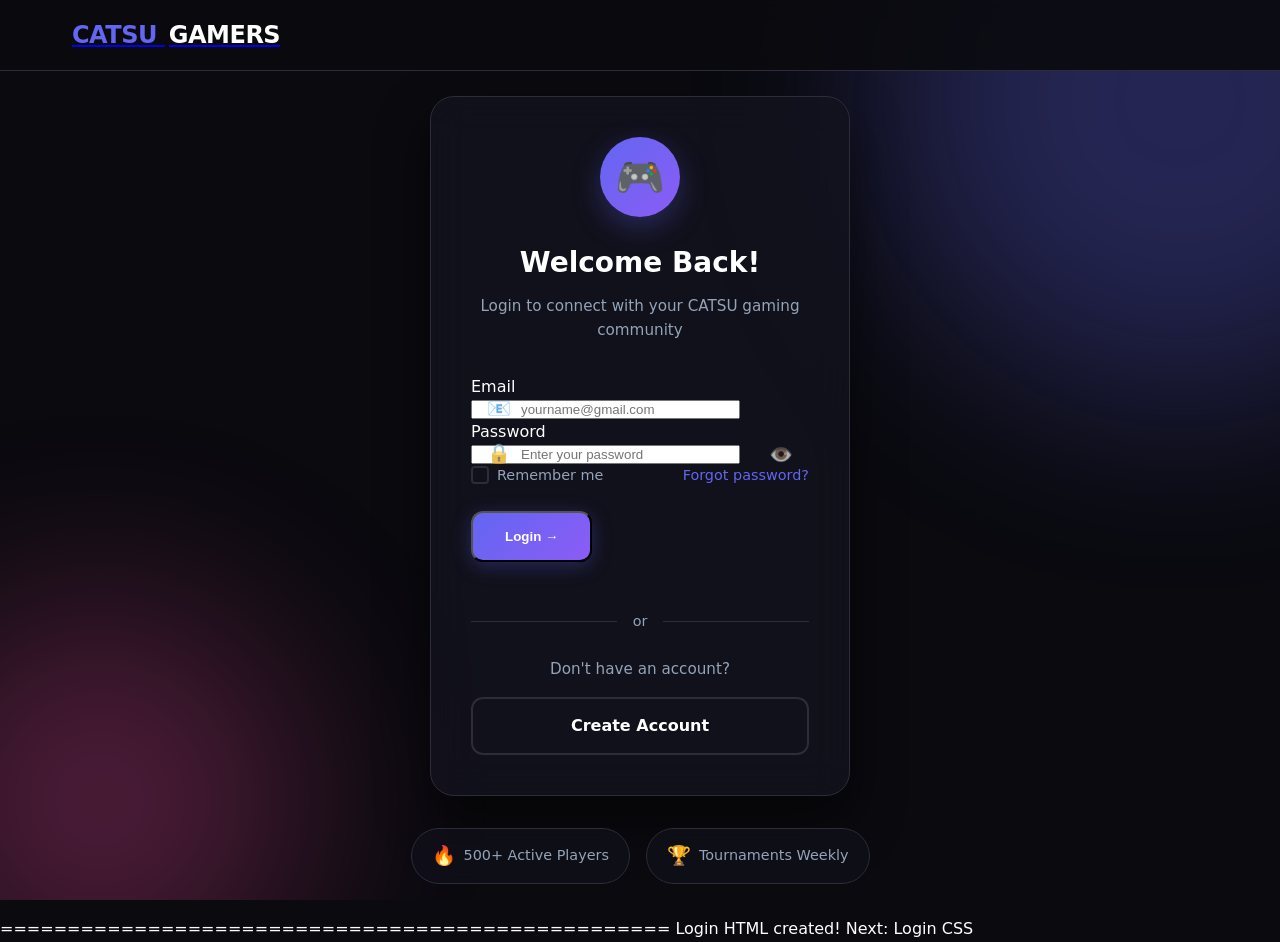
<file: admin.html>
<!DOCTYPE html>
<html lang="en">
<head>
    <meta charset="UTF-8">
    <meta name="viewport" content="width=device-width, initial-scale=1.0">
    <title>Admin Dashboard - CATSU Gamers</title>
    <link rel="stylesheet" href="css/style.css">
    <link rel="stylesheet" href="css/admin.css">
</head>
<body>
    <!-- Admin Nav -->
    <nav class="navbar admin-nav">
        <div class="nav-container">
            <a href="feed.html" class="logo">
                <span class="logo-catsu">CATSU</span>
                <span class="logo-hub">ADMIN</span>
            </a>
            <div class="nav-links">
                <span class="admin-badge">👨‍💼 Admin Mode</span>
                <button id="logoutBtn" class="btn-logout">Logout</button>
            </div>
        </div>
    </nav>

    <div class="admin-container">
        <!-- Sidebar -->
        <aside class="admin-sidebar">
            <div class="admin-profile">
                <div class="admin-avatar">👨‍💼</div>
                <h3 id="adminName">Admin</h3>
                <p>Moderator</p>
            </div>

            <nav class="admin-menu">
                <a href="#pending" class="menu-item active" data-tab="pending">
                    <span class="menu-icon">⏳</span>
                    <span>Pending Verifications</span>
                    <span class="badge" id="pendingCount">0</span>
                </a>
                <a href="#verified" class="menu-item" data-tab="verified">
                    <span class="menu-icon">✅</span>
                    <span>Verified Students</span>
                    <span class="badge" id="verifiedCount">0</span>
                </a>
                <a href="#posts" class="menu-item" data-tab="posts">
                    <span class="menu-icon">📝</span>
                    <span>All Posts</span>
                    <span class="badge" id="postsCount">0</span>
                </a>
                <a href="#reports" class="menu-item" data-tab="reports">
                    <span class="menu-icon">🚨</span>
                    <span>Reports</span>
                    <span class="badge" id="reportsCount">0</span>
                </a>
            </nav>

            <div class="admin-stats">
                <div class="stat-box">
                    <span class="stat-number" id="totalUsers">0</span>
                    <span class="stat-label">Total Users</span>
                </div>
                <div class="stat-box">
                    <span class="stat-number" id="todaySignups">0</span>
                    <span class="stat-label">Today</span>
                </div>
            </div>
        </aside>

        <!-- Main Content -->
        <main class="admin-main">
            <!-- Pending Verifications Tab -->
            <div class="tab-content active" id="pendingTab">
                <div class="tab-header">
                    <h2>⏳ Pending Verifications</h2>
                    <p>Review student ID submissions and approve accounts</p>
                </div>

                <div class="verification-queue" id="verificationQueue">
                    <!-- Empty State -->
                    <div class="empty-state" id="emptyPending">
                        <div class="empty-icon">🎉</div>
                        <h3>All caught up!</h3>
                        <p>No pending verifications at the moment.</p>
                    </div>

                    <!-- Verification Cards Container -->
                    <div class="verification-list" id="verificationList"></div>
                </div>
            </div>

            <!-- Verified Students Tab -->
            <div class="tab-content" id="verifiedTab">
                <div class="tab-header">
                    <h2>✅ Verified Students</h2>
                    <p>All approved CATSU students</p>
                </div>

                <div class="students-table-container">
                    <table class="students-table">
                        <thead>
                            <tr>
                                <th>Student</th>
                                <th>ID Number</th>
                                <th>Course</th>
                                <th>Verified Date</th>
                                <th>Status</th>
                                <th>Actions</th>
                            </tr>
                        </thead>
                        <tbody id="verifiedList"></tbody>
                    </table>
                </div>
            </div>

            <!-- All Posts Tab -->
            <div class="tab-content" id="postsTab">
                <div class="tab-header">
                    <h2>📝 All Posts</h2>
                    <p>Manage community posts</p>
                </div>

                <div class="admin-posts" id="adminPostsList"></div>
            </div>

            <!-- Reports Tab -->
            <div class="tab-content" id="reportsTab">
                <div class="tab-header">
                    <h2>🚨 Reports</h2>
                    <p>User reports and flagged content</p>
                </div>

                <div class="reports-list" id="reportsList">
                    <div class="empty-state">
                        <div class="empty-icon">✨</div>
                        <h3>No reports</h3>
                        <p>The community is behaving well!</p>
                    </div>
                </div>
            </div>
        </main>
    </div>

    <!-- Verification Review Modal -->
    <div class="modal" id="reviewModal">
        <div class="modal-content review-modal">
            <div class="modal-header">
                <h3>Review Verification</h3>
                <button class="modal-close" id="closeReview">×</button>
            </div>

            <div class="review-content">
                <div class="verification-photo">
                    <img id="reviewImage" src="" alt="Student ID Photo">
                </div>

                <div class="verification-details">
                    <div class="detail-row">
                        <span class="detail-label">Name:</span>
                        <span class="detail-value" id="reviewName">-</span>
                    </div>
                    <div class="detail-row">
                        <span class="detail-label">Email:</span>
                        <span class="detail-value" id="reviewEmail">-</span>
                    </div>
                    <div class="detail-row">
                        <span class="detail-label">Student ID:</span>
                        <span class="detail-value" id="reviewId">-</span>
                    </div>
                    <div class="detail-row">
                        <span class="detail-label">Course:</span>
                        <span class="detail-value" id="reviewCourse">-</span>
                    </div>
                    <div class="detail-row">
                        <span class="detail-label">Submitted:</span>
                        <span class="detail-value" id="reviewDate">-</span>
                    </div>
                </div>

                <div class="verification-checklist">
                    <h4>Verification Checklist:</h4>
                    <label class="check-item">
                        <input type="checkbox" id="checkFace">
                        <span>Face matches ID photo</span>
                    </label>
                    <label class="check-item">
                        <input type="checkbox" id="checkIdClear">
                        <span>ID is clearly readable</span>
                    </label>
                    <label class="check-item">
                        <input type="checkbox" id="checkValid">
                        <span>ID appears valid (not expired)</span>
                    </label>
                    <label class="check-item">
                        <input type="checkbox" id="checkCatsu">
                        <span>CATSU logo/name visible</span>
                    </label>
                </div>

                <div class="review-actions">
                    <button class="btn-reject" id="rejectBtn">
                        <span>❌</span> Reject
                    </button>
                    <button class="btn-approve" id="approveBtn">
                        <span>✅</span> Approve Account
                    </button>
                </div>
            </div>
        </div>
    </div>

    <!-- Reject Reason Modal -->
    <div class="modal" id="rejectModal">
        <div class="modal-content">
            <h3>Reject Verification</h3>
            <p>Please provide a reason for rejection:</p>
            <select id="rejectReason" class="reject-select">
                <option value="">Select reason...</option>
                <option value="unclear">Unclear/blurry photo</option>
                <option value="mismatch">Face doesn't match ID</option>
                <option value="invalid">Invalid/expired ID</option>
                <option value="not_catsu">Not a CATSU ID</option>
                <option value="other">Other (specify in notes)</option>
            </select>
            <textarea id="rejectNotes" placeholder="Additional notes (optional)..."></textarea>
            <div class="modal-actions">
                <button class="btn-secondary" id="cancelReject">Cancel</button>
                <button class="btn-danger" id="confirmReject">Confirm Reject</button>
            </div>
        </div>
    </div>

    <script src="js/admin.js"></script>
</body>
</html>

==================================================
Admin HTML created! Next: Admin CSS
</file>
<file: css/style.css>
/* Reset & Base */
* {
    margin: 0;
    padding: 0;
    box-sizing: border-box;
}

:root {
    --bg-dark: #0a0a0f;
    --bg-card: #13131f;
    --bg-hover: #1a1a2e;
    --primary: #6366f1;
    --primary-glow: #818cf8;
    --secondary: #8b5cf6;
    --accent: #ec4899;
    --text-primary: #ffffff;
    --text-secondary: #94a3b8;
    --border: #2d2d3a;
    --success: #10b981;
    --warning: #f59e0b;
}

body {
    font-family: 'Segoe UI', system-ui, -apple-system, sans-serif;
    background: var(--bg-dark);
    color: var(--text-primary);
    line-height: 1.6;
    overflow-x: hidden;
}

/* Gradient Text */
.gradient-text {
    background: linear-gradient(135deg, var(--primary) 0%, var(--accent) 100%);
    -webkit-background-clip: text;
    -webkit-text-fill-color: transparent;
    background-clip: text;
}

/* Navigation */
.navbar {
    position: fixed;
    top: 0;
    width: 100%;
    background: rgba(10, 10, 15, 0.9);
    backdrop-filter: blur(10px);
    border-bottom: 1px solid var(--border);
    z-index: 1000;
    padding: 1rem 0;
}

.nav-container {
    max-width: 1200px;
    margin: 0 auto;
    padding: 0 2rem;
    display: flex;
    justify-content: space-between;
    align-items: center;
}

.logo {
    font-size: 1.5rem;
    font-weight: 800;
    letter-spacing: -0.5px;
}

.logo-catsu {
    color: var(--primary);
}

.logo-hub {
    color: var(--text-primary);
    margin-left: 4px;
}

.nav-links {
    display: flex;
    gap: 2rem;
    align-items: center;
}

.nav-links a {
    color: var(--text-secondary);
    text-decoration: none;
    font-weight: 500;
    transition: color 0.3s;
}

.nav-links a:hover {
    color: var(--text-primary);
}

.btn-login {
    color: var(--text-primary) !important;
}

.btn-primary {
    background: var(--primary);
    color: white !important;
    padding: 0.5rem 1.25rem;
    border-radius: 8px;
    transition: all 0.3s !important;
}

.btn-primary:hover {
    background: var(--primary-glow);
    transform: translateY(-2px);
    box-shadow: 0 4px 20px rgba(99, 102, 241, 0.4);
}

/* Hero Section */
.hero {
    min-height: 100vh;
    display: flex;
    align-items: center;
    padding: 8rem 2rem 4rem;
    max-width: 1200px;
    margin: 0 auto;
    gap: 4rem;
}

.hero-content {
    flex: 1;
}

.hero-content h1 {
    font-size: 3.5rem;
    font-weight: 800;
    line-height: 1.1;
    margin-bottom: 1.5rem;
}

.hero-content p {
    font-size: 1.25rem;
    color: var(--text-secondary);
    margin-bottom: 2rem;
    max-width: 500px;
}

.hero-buttons {
    display: flex;
    gap: 1rem;
    margin-bottom: 3rem;
}

.btn-glow {
    background: linear-gradient(135deg, var(--primary) 0%, var(--secondary) 100%);
    color: white;
    padding: 1rem 2rem;
    border-radius: 12px;
    text-decoration: none;
    font-weight: 600;
    transition: all 0.3s;
    box-shadow: 0 4px 20px rgba(99, 102, 241, 0.3);
}

.btn-glow:hover {
    transform: translateY(-3px);
    box-shadow: 0 8px 30px rgba(99, 102, 241, 0.5);
}

.btn-secondary {
    background: transparent;
    color: var(--text-primary);
    padding: 1rem 2rem;
    border-radius: 12px;
    text-decoration: none;
    font-weight: 600;
    border: 2px solid var(--border);
    transition: all 0.3s;
}

.btn-secondary:hover {
    border-color: var(--primary);
    background: var(--bg-hover);
}

.hero-stats {
    display: flex;
    gap: 3rem;
}

.stat {
    display: flex;
    flex-direction: column;
}

.stat-number {
    font-size: 2rem;
    font-weight: 700;
    color: var(--primary);
}

.stat-label {
    color: var(--text-secondary);
    font-size: 0.9rem;
}

/* Hero Visual */
.hero-visual {
    flex: 1;
    position: relative;
    height: 500px;
}

.floating-card {
    position: absolute;
    background: var(--bg-card);
    border-radius: 16px;
    overflow: hidden;
    border: 1px solid var(--border);
    box-shadow: 0 20px 40px rgba(0, 0, 0, 0.5);
    animation: float 6s ease-in-out infinite;
}

.floating-card img {
    width: 100%;
    height: auto;
    display: block;
}

.card-info {
    padding: 0.75rem;
    display: flex;
    justify-content: space-between;
    align-items: center;
    font-size: 0.8rem;
}

.game-tag {
    background: rgba(99, 102, 241, 0.2);
    color: var(--primary-glow);
    padding: 0.25rem 0.75rem;
    border-radius: 20px;
    font-weight: 600;
}

.author {
    color: var(--text-secondary);
}

.card-1 {
    top: 0;
    right: 0;
    width: 300px;
    animation-delay: 0s;
}

.card-2 {
    top: 150px;
    left: 0;
    width: 250px;
    animation-delay: 2s;
}

.card-3 {
    bottom: 0;
    right: 50px;
    width: 280px;
    animation-delay: 4s;
}

@keyframes float {
    0%, 100% { transform: translateY(0px); }
    50% { transform: translateY(-20px); }
}

/* Features Section */
.features {
    padding: 6rem 2rem;
    max-width: 1200px;
    margin: 0 auto;
}

.features h2 {
    text-align: center;
    font-size: 2.5rem;
    margin-bottom: 4rem;
}

.features-grid {
    display: grid;
    grid-template-columns: repeat(auto-fit, minmax(250px, 1fr));
    gap: 2rem;
}

.feature-card {
    background: var(--bg-card);
    border: 1px solid var(--border);
    border-radius: 16px;
    padding: 2rem;
    transition: all 0.3s;
}

.feature-card:hover {
    transform: translateY(-5px);
    border-color: var(--primary);
    box-shadow: 0 10px 30px rgba(99, 102, 241, 0.2);
}

.feature-icon {
    font-size: 2.5rem;
    margin-bottom: 1rem;
}

.feature-card h3 {
    font-size: 1.25rem;
    margin-bottom: 0.75rem;
}

.feature-card p {
    color: var(--text-secondary);
    font-size: 0.95rem;
}

/* CTA Section */
.cta {
    padding: 6rem 2rem;
    text-align: center;
    background: radial-gradient(ellipse at center, rgba(99, 102, 241, 0.1) 0%, transparent 70%);
}

.cta-content h2 {
    font-size: 2.5rem;
    margin-bottom: 1rem;
}

.cta-content p {
    color: var(--text-secondary);
    margin-bottom: 2rem;
    font-size: 1.1rem;
}

.btn-glow-large {
    background: linear-gradient(135deg, var(--primary) 0%, var(--accent) 100%);
    color: white;
    padding: 1.25rem 3rem;
    border-radius: 16px;
    text-decoration: none;
    font-weight: 700;
    font-size: 1.1rem;
    display: inline-block;
    transition: all 0.3s;
    box-shadow: 0 4px 30px rgba(99, 102, 241, 0.4);
}

.btn-glow-large:hover {
    transform: translateY(-3px);
    box-shadow: 0 8px 40px rgba(99, 102, 241, 0.6);
}

/* Footer */
footer {
    border-top: 1px solid var(--border);
    padding: 3rem 2rem;
    text-align: center;
    color: var(--text-secondary);
}

.footer-content .logo {
    margin-bottom: 1rem;
    justify-content: center;
    display: flex;
}

/* Responsive */
@media (max-width: 768px) {
    .hero {
        flex-direction: column;
        text-align: center;
        padding-top: 6rem;
    }

    .hero-content h1 {
        font-size: 2.5rem;
    }

    .hero-buttons {
        justify-content: center;
        flex-wrap: wrap;
    }

    .hero-stats {
        justify-content: center;
    }

    .hero-visual {
        display: none;
    }

    .nav-links {
        gap: 1rem;
    }

    .nav-links a:not(.btn-primary) {
        display: none;
    }
}


==================================================
CSS styling done! Create: css/style.css
</file>
<file: css/admin.css>
/* Admin Dashboard Styles */

.admin-nav {
    background: linear-gradient(90deg, var(--bg-dark) 0%, #1a1a2e 100%);
    border-bottom: 2px solid var(--primary);
}

.admin-badge {
    background: rgba(99, 102, 241, 0.2);
    color: var(--primary);
    padding: 0.5rem 1rem;
    border-radius: 20px;
    font-size: 0.85rem;
    font-weight: 600;
    border: 1px solid var(--primary);
}

.admin-container {
    display: grid;
    grid-template-columns: 280px 1fr;
    min-height: 100vh;
    padding-top: 70px;
}

/* Sidebar */
.admin-sidebar {
    background: var(--bg-card);
    border-right: 1px solid var(--border);
    padding: 2rem 1rem;
    position: sticky;
    top: 70px;
    height: calc(100vh - 70px);
    overflow-y: auto;
}

.admin-profile {
    text-align: center;
    padding-bottom: 2rem;
    border-bottom: 1px solid var(--border);
    margin-bottom: 2rem;
}

.admin-avatar {
    width: 80px;
    height: 80px;
    background: linear-gradient(135deg, #f59e0b 0%, #ef4444 100%);
    border-radius: 50%;
    display: flex;
    align-items: center;
    justify-content: center;
    font-size: 2.5rem;
    margin: 0 auto 1rem;
    border: 3px solid var(--border);
}

.admin-profile h3 {
    font-size: 1.1rem;
    margin-bottom: 0.25rem;
}

.admin-profile p {
    color: var(--text-secondary);
    font-size: 0.9rem;
}

/* Admin Menu */
.admin-menu {
    display: flex;
    flex-direction: column;
    gap: 0.5rem;
    margin-bottom: 2rem;
}

.menu-item {
    display: flex;
    align-items: center;
    gap: 0.75rem;
    padding: 1rem;
    border-radius: 12px;
    color: var(--text-secondary);
    text-decoration: none;
    transition: all 0.3s;
    position: relative;
}

.menu-item:hover {
    background: var(--bg-hover);
    color: var(--text-primary);
}

.menu-item.active {
    background: rgba(99, 102, 241, 0.1);
    color: var(--primary);
}

.menu-icon {
    font-size: 1.25rem;
}

.badge {
    position: absolute;
    right: 1rem;
    background: var(--primary);
    color: white;
    padding: 0.25rem 0.5rem;
    border-radius: 10px;
    font-size: 0.75rem;
    font-weight: 700;
    min-width: 20px;
    text-align: center;
}

.badge:empty,
.badge:contains("0") {
    display: none;
}

/* Admin Stats */
.admin-stats {
    display: grid;
    grid-template-columns: 1fr 1fr;
    gap: 1rem;
    padding-top: 2rem;
    border-top: 1px solid var(--border);
}

.stat-box {
    background: var(--bg-hover);
    border-radius: 12px;
    padding: 1rem;
    text-align: center;
}

.stat-number {
    display: block;
    font-size: 1.5rem;
    font-weight: 700;
    color: var(--primary);
}

.stat-label {
    font-size: 0.75rem;
    color: var(--text-secondary);
}

/* Main Content */
.admin-main {
    padding: 2rem;
    background: var(--bg-dark);
}

/* Tabs */
.tab-content {
    display: none;
}

.tab-content.active {
    display: block;
    animation: fadeIn 0.3s;
}

@keyframes fadeIn {
    from { opacity: 0; transform: translateY(10px); }
    to { opacity: 1; transform: translateY(0); }
}

.tab-header {
    margin-bottom: 2rem;
}

.tab-header h2 {
    font-size: 1.5rem;
    margin-bottom: 0.5rem;
}

.tab-header p {
    color: var(--text-secondary);
}

/* Empty State */
.empty-state {
    text-align: center;
    padding: 4rem 2rem;
    background: var(--bg-card);
    border: 2px dashed var(--border);
    border-radius: 16px;
}

.empty-icon {
    font-size: 4rem;
    margin-bottom: 1rem;
}

.empty-state h3 {
    margin-bottom: 0.5rem;
}

.empty-state p {
    color: var(--text-secondary);
}

/* Verification Cards */
.verification-list {
    display: grid;
    gap: 1.5rem;
}

.verification-card {
    background: var(--bg-card);
    border: 1px solid var(--border);
    border-radius: 16px;
    padding: 1.5rem;
    display: grid;
    grid-template-columns: auto 1fr auto;
    gap: 1.5rem;
    align-items: center;
    transition: all 0.3s;
}

.verification-card:hover {
    border-color: var(--primary);
    box-shadow: 0 4px 20px rgba(99, 102, 241, 0.1);
}

.verification-preview {
    width: 120px;
    height: 120px;
    border-radius: 12px;
    overflow: hidden;
    background: var(--bg-hover);
    cursor: pointer;
    position: relative;
}

.verification-preview img {
    width: 100%;
    height: 100%;
    object-fit: cover;
}

.verification-preview::after {
    content: '🔍 Click to enlarge';
    position: absolute;
    bottom: 0;
    left: 0;
    right: 0;
    background: rgba(0,0,0,0.7);
    color: white;
    font-size: 0.7rem;
    padding: 0.5rem;
    text-align: center;
    opacity: 0;
    transition: opacity 0.3s;
}

.verification-preview:hover::after {
    opacity: 1;
}

.verification-info h4 {
    margin-bottom: 0.5rem;
    font-size: 1.1rem;
}

.verification-meta {
    display: flex;
    flex-direction: column;
    gap: 0.25rem;
    color: var(--text-secondary);
    font-size: 0.9rem;
}

.verification-actions {
    display: flex;
    flex-direction: column;
    gap: 0.75rem;
}

.btn-review {
    background: var(--primary);
    color: white;
    border: none;
    padding: 0.75rem 1.5rem;
    border-radius: 8px;
    cursor: pointer;
    font-weight: 600;
    transition: all 0.3s;
}

.btn-review:hover {
    background: var(--primary-glow);
    transform: translateY(-2px);
}

.btn-quick-reject {
    background: transparent;
    color: #ef4444;
    border: 1px solid #ef4444;
    padding: 0.5rem 1.5rem;
    border-radius: 8px;
    cursor: pointer;
    font-size: 0.85rem;
    transition: all 0.3s;
}

.btn-quick-reject:hover {
    background: rgba(239, 68, 68, 0.1);
}

/* Review Modal */
.review-modal {
    max-width: 600px;
    max-height: 90vh;
    overflow-y: auto;
}

.verification-photo {
    margin-bottom: 1.5rem;
}

.verification-photo img {
    width: 100%;
    border-radius: 12px;
    max-height: 400px;
    object-fit: contain;
    background: var(--bg-hover);
}

.verification-details {
    background: var(--bg-hover);
    border-radius: 12px;
    padding: 1rem;
    margin-bottom: 1.5rem;
}

.detail-row {
    display: flex;
    justify-content: space-between;
    padding: 0.75rem 0;
    border-bottom: 1px solid var(--border);
}

.detail-row:last-child {
    border-bottom: none;
}

.detail-label {
    color: var(--text-secondary);
    font-size: 0.9rem;
}

.detail-value {
    font-weight: 600;
    font-size: 0.9rem;
}

/* Checklist */
.verification-checklist {
    margin-bottom: 1.5rem;
}

.verification-checklist h4 {
    margin-bottom: 1rem;
    font-size: 1rem;
}

.check-item {
    display: flex;
    align-items: center;
    gap: 0.75rem;
    padding: 0.75rem;
    border-radius: 8px;
    cursor: pointer;
    transition: background 0.3s;
    margin-bottom: 0.5rem;
}

.check-item:hover {
    background: var(--bg-hover);
}

.check-item input[type="checkbox"] {
    width: 20px;
    height: 20px;
    accent-color: var(--success);
    cursor: pointer;
}

/* Review Actions */
.review-actions {
    display: flex;
    gap: 1rem;
}

.btn-approve {
    flex: 1;
    background: var(--success);
    color: white;
    border: none;
    padding: 1rem;
    border-radius: 12px;
    cursor: pointer;
    font-weight: 600;
    font-size: 1rem;
    display: flex;
    align-items: center;
    justify-content: center;
    gap: 0.5rem;
    transition: all 0.3s;
}

.btn-approve:hover {
    background: #059669;
    transform: translateY(-2px);
}

.btn-reject {
    flex: 1;
    background: transparent;
    color: #ef4444;
    border: 2px solid #ef4444;
    padding: 1rem;
    border-radius: 12px;
    cursor: pointer;
    font-weight: 600;
    font-size: 1rem;
    display: flex;
    align-items: center;
    justify-content: center;
    gap: 0.5rem;
    transition: all 0.3s;
}

.btn-reject:hover {
    background: rgba(239, 68, 68, 0.1);
}

/* Students Table */
.students-table-container {
    background: var(--bg-card);
    border: 1px solid var(--border);
    border-radius: 16px;
    overflow: hidden;
}

.students-table {
    width: 100%;
    border-collapse: collapse;
}

.students-table th {
    background: var(--bg-hover);
    padding: 1rem;
    text-align: left;
    font-size: 0.85rem;
    color: var(--text-secondary);
    font-weight: 600;
    text-transform: uppercase;
    letter-spacing: 0.5px;
}

.students-table td {
    padding: 1rem;
    border-bottom: 1px solid var(--border);
}

.students-table tr:last-child td {
    border-bottom: none;
}

.students-table tr:hover {
    background: rgba(99, 102, 241, 0.05);
}

.student-cell {
    display: flex;
    align-items: center;
    gap: 0.75rem;
}

.student-avatar {
    width: 40px;
    height: 40px;
    background: linear-gradient(135deg, var(--primary) 0%, var(--secondary) 100%);
    border-radius: 50%;
    display: flex;
    align-items: center;
    justify-content: center;
    font-size: 1.2rem;
}

.student-info {
    display: flex;
    flex-direction: column;
}

.student-name {
    font-weight: 600;
}

.student-email {
    font-size: 0.85rem;
    color: var(--text-secondary);
}

.status-badge {
    display: inline-block;
    padding: 0.25rem 0.75rem;
    border-radius: 20px;
    font-size: 0.85rem;
    font-weight: 600;
}

.status-verified {
    background: rgba(16, 185, 129, 0.2);
    color: var(--success);
}

.status-pending {
    background: rgba(245, 158, 11, 0.2);
    color: var(--warning);
}

.status-rejected {
    background: rgba(239, 68, 68, 0.2);
    color: #ef4444;
}

/* Action Buttons in Table */
.btn-action {
    background: transparent;
    border: 1px solid var(--border);
    color: var(--text-secondary);
    padding: 0.5rem 1rem;
    border-radius: 6px;
    cursor: pointer;
    font-size: 0.85rem;
    transition: all 0.3s;
}

.btn-action:hover {
    border-color: var(--primary);
    color: var(--primary);
}

.btn-action-danger:hover {
    border-color: #ef4444;
    color: #ef4444;
}

/* Reject Modal */
.reject-select {
    width: 100%;
    padding: 1rem;
    background: var(--bg-hover);
    border: 2px solid var(--border);
    border-radius: 12px;
    color: var(--text-primary);
    font-size: <response clipped><NOTE>Result is longer than **10000 characters**, will be **truncated**.</NOTE>
</file>
<file: css/login.css>
/* Login Page Styles */

.login-bg {
    position: fixed;
    top: 0;
    left: 0;
    width: 100%;
    height: 100%;
    pointer-events: none;
    z-index: -1;
    overflow: hidden;
}

.bg-glow {
    position: absolute;
    border-radius: 50%;
    filter: blur(100px);
    opacity: 0.3;
    animation: float 20s infinite ease-in-out;
}

.bg-glow-1 {
    width: 600px;
    height: 600px;
    background: var(--primary);
    top: -200px;
    right: -200px;
}

.bg-glow-2 {
    width: 400px;
    height: 400px;
    background: var(--accent);
    bottom: -100px;
    left: -100px;
    animation-delay: -10s;
}

.login-container {
    min-height: 100vh;
    display: flex;
    flex-direction: column;
    align-items: center;
    justify-content: center;
    padding: 6rem 2rem 2rem;
    position: relative;
}

.login-card {
    background: rgba(19, 19, 31, 0.8);
    backdrop-filter: blur(20px);
    border: 1px solid var(--border);
    border-radius: 24px;
    padding: 2.5rem;
    width: 100%;
    max-width: 420px;
    box-shadow: 0 25px 50px rgba(0, 0, 0, 0.5);
    animation: slideUp 0.6s ease-out;
}

@keyframes slideUp {
    from {
        opacity: 0;
        transform: translateY(30px);
    }
    to {
        opacity: 1;
        transform: translateY(0);
    }
}

.login-header {
    text-align: center;
    margin-bottom: 2rem;
}

.avatar-circle {
    width: 80px;
    height: 80px;
    background: linear-gradient(135deg, var(--primary) 0%, var(--secondary) 100%);
    border-radius: 50%;
    display: flex;
    align-items: center;
    justify-content: center;
    margin: 0 auto 1.5rem;
    font-size: 2.5rem;
    box-shadow: 0 10px 30px rgba(99, 102, 241, 0.3);
}

.login-header h2 {
    font-size: 1.75rem;
    margin-bottom: 0.5rem;
}

.login-header p {
    color: var(--text-secondary);
    font-size: 0.95rem;
}

/* Input with Icon */
.input-with-icon {
    position: relative;
    display: flex;
    align-items: center;
}

.input-icon {
    position: absolute;
    left: 1rem;
    font-size: 1.2rem;
    opacity: 0.7;
}

.input-with-icon input {
    padding-left: 3rem;
    padding-right: 3rem;
}

.toggle-password {
    position: absolute;
    right: 1rem;
    background: none;
    border: none;
    cursor: pointer;
    font-size: 1.2rem;
    opacity: 0.7;
    transition: opacity 0.3s;
}

.toggle-password:hover {
    opacity: 1;
}

/* Login Options */
.login-options {
    display: flex;
    justify-content: space-between;
    align-items: center;
    margin-bottom: 1.5rem;
    font-size: 0.9rem;
}

.remember-me {
    display: flex;
    align-items: center;
    gap: 0.5rem;
    cursor: pointer;
    color: var(--text-secondary);
}

.remember-me input {
    display: none;
}

.checkmark {
    width: 18px;
    height: 18px;
    border: 2px solid var(--border);
    border-radius: 4px;
    display: flex;
    align-items: center;
    justify-content: center;
    transition: all 0.3s;
}

.remember-me input:checked + .checkmark {
    background: var(--primary);
    border-color: var(--primary);
}

.remember-me input:checked + .checkmark::after {
    content: '✓';
    color: white;
    font-size: 0.75rem;
    font-weight: bold;
}

.forgot-link {
    color: var(--primary);
    text-decoration: none;
    font-weight: 500;
    transition: color 0.3s;
}

.forgot-link:hover {
    color: var(--primary-glow);
    text-decoration: underline;
}

.btn-login-submit {
    margin-bottom: 1.5rem;
}

/* Divider */
.login-divider {
    display: flex;
    align-items: center;
    margin: 1.5rem 0;
    color: var(--text-secondary);
    font-size: 0.9rem;
}

.login-divider::before,
.login-divider::after {
    content: '';
    flex: 1;
    height: 1px;
    background: var(--border);
}

.login-divider span {
    padding: 0 1rem;
}

/* Signup Prompt */
.signup-prompt {
    text-align: center;
}

.signup-prompt p {
    color: var(--text-secondary);
    margin-bottom: 1rem;
    font-size: 0.95rem;
}

.btn-outline {
    display: block;
    padding: 0.875rem;
    border: 2px solid var(--border);
    border-radius: 12px;
    color: var(--text-primary);
    text-decoration: none;
    font-weight: 600;
    transition: all 0.3s;
}

.btn-outline:hover {
    border-color: var(--primary);
    background: rgba(99, 102, 241, 0.1);
}

/* Login Stats */
.login-stats {
    display: flex;
    gap: 1rem;
    margin-top: 2rem;
    flex-wrap: wrap;
    justify-content: center;
}

.stat-bubble {
    background: rgba(19, 19, 31, 0.6);
    backdrop-filter: blur(10px);
    border: 1px solid var(--border);
    border-radius: 50px;
    padding: 0.75rem 1.25rem;
    display: flex;
    align-items: center;
    gap: 0.5rem;
    font-size: 0.9rem;
    animation: fadeIn 1s ease-out 0.5s both;
}

.bubble-icon {
    font-size: 1.2rem;
}

.bubble-text {
    color: var(--text-secondary);
    font-weight: 500;
}

/* Modal */
.modal {
    display: none;
    position: fixed;
    top: 0;
    left: 0;
    width: 100%;
    height: 100%;
    background: rgba(0, 0, 0, 0.8);
    backdrop-filter: blur(5px);
    z-index: 2000;
    align-items: center;
    justify-content: center;
    padding: 2rem;
}

.modal.active {
    display: flex;
    animation: fadeIn 0.3s;
}

.modal-content {
    background: var(--bg-card);
    border: 1px solid var(--border);
    border-radius: 20px;
    padding: 2rem;
    max-width: 400px;
    width: 100%;
    position: relative;
    animation: slideUp 0.3s;
}

.modal-close {
    position: absolute;
    top: 1rem;
    right: 1rem;
    background: none;
    border: none;
    color: var(--text-secondary);
    font-size: 1.5rem;
    cursor: pointer;
    width: 32px;
    height: 32px;
    display: flex;
    align-items: center;
    justify-content: center;
    border-radius: 8px;
    transition: all 0.3s;
}

.modal-close:hover {
    background: var(--bg-hover);
    color: var(--text-primary);
}

.modal-content h3 {
    margin-bottom: 0.5rem;
}

.modal-content p {
    color: var(--text-secondary);
    margin-bottom: 1.5rem;
    font-size: 0.95rem;
}

/* Loading State */
.btn-loading {
    position: relative;
    color: transparent !important;
}

.btn-loading::after {
    content: '';
    position: absolute;
    width: 20px;
    height: 20px;
    top: 50%;
    left: 50%;
    margin-left: -10px;
    margin-top: -10px;
    border: 2px solid rgba(255, 255, 255, 0.3);
    border-radius: 50%;
    border-top-color: white;
    animation: spin 0.8s linear infinite;
}

@keyframes spin {
    to { transform: rotate(360deg); }
}

/* Responsive */
@media (max-width: 480px) {
    .login-card {
        padding: 1.5rem;
    }

    .avatar-circle {
        width: 60px;
        height: 60px;
        font-size: 2rem;
    }

    .login-header h2 {
        font-size: 1.5rem;
    }

    .login-options {
        flex-direction: column;
        gap: 1rem;
        align-items: flex-start;
    }

    .stat-bubble {
        font-size: 0.8rem;
        padding: 0.5rem 1rem;
    }
}


==================================================
Login CSS done! Next: Login JavaScript
</file>
